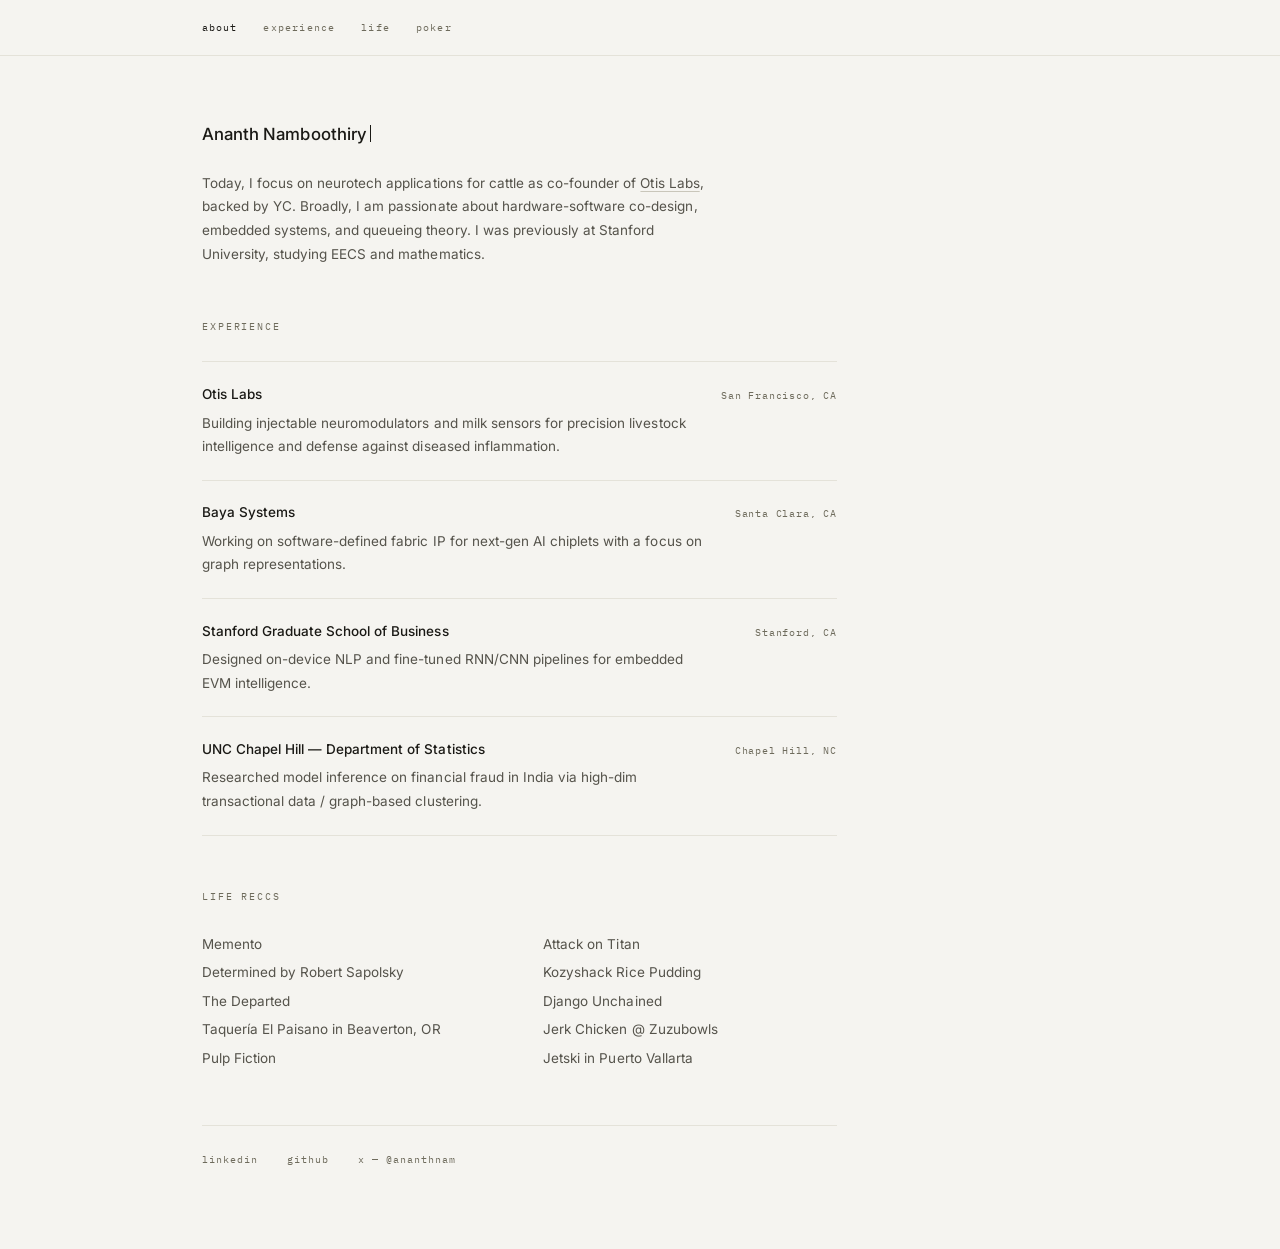
<file: index.html>
<!DOCTYPE html>
<html lang="en">
<head>
  <meta charset="UTF-8" />
  <meta name="viewport" content="width=device-width, initial-scale=1.0" />
  <title>Ananth Namboothiry</title>
  <meta name="description" content="Ananth Namboothiry — mathematics & computer science at Stanford." />
  <link rel="icon" href="data:image/svg+xml,%3Csvg xmlns='http://www.w3.org/2000/svg' viewBox='0 0 16 16'%3E%3Ccircle cx='8' cy='8' r='4' fill='%231A1915'/%3E%3C/svg%3E" />
  <link rel="preconnect" href="https://fonts.googleapis.com" />
  <link rel="preconnect" href="https://fonts.gstatic.com" crossorigin />
  <link href="https://fonts.googleapis.com/css2?family=Inter:wght@400;500&family=IBM+Plex+Mono:wght@400;500&display=swap" rel="stylesheet" />
  <link rel="stylesheet" href="css/styles.css" />
</head>
<body>

  <nav>
    <div class="wrap wrap--wide nav-inner">
      <ul class="nav-links">
        <li><a href="index.html" class="active">about</a></li>
        <li><a href="#experience">experience</a></li>
        <li><a href="life.html">life</a></li>
        <li><a href="poker.html">poker</a></li>
      </ul>
    </div>
  </nav>

  <main class="page">
    <div class="wrap">

      <header class="hero">
        <h1 aria-label="Ananth Namboothiry"><span id="typed"></span><span class="caret" aria-hidden="true"></span></h1>
      </header>

      <section id="about" class="section">
        <p class="about-text">
          Today, I focus on neurotech applications for cattle as co-founder of
          <a href="https://www.otislabs.us" target="_blank" rel="noopener">Otis Labs</a>,
          backed by YC. Broadly, I am passionate about hardware-software co-design,
          embedded systems, and queueing theory. I was previously at Stanford
          University, studying EECS and mathematics.
        </p>
      </section>

      <section id="experience" class="section">
        <h2 class="label">Experience</h2>
        <ul class="xp-list">

          <li class="xp">
            <div class="xp-head">
              <p class="xp-title">Otis Labs</p>
              <span class="xp-loc">San Francisco, CA</span>
            </div>
            <p class="xp-desc">
              Building injectable neuromodulators and milk sensors for precision
              livestock intelligence and defense against diseased inflammation.
            </p>
          </li>

          <li class="xp">
            <div class="xp-head">
              <p class="xp-title">Baya Systems</p>
              <span class="xp-loc">Santa Clara, CA</span>
            </div>
            <p class="xp-desc">
              Working on software-defined fabric IP for next-gen AI chiplets with
              a focus on graph representations.
            </p>
          </li>

          <li class="xp">
            <div class="xp-head">
              <p class="xp-title">Stanford Graduate School of Business</p>
              <span class="xp-loc">Stanford, CA</span>
            </div>
            <p class="xp-desc">
              Designed on-device NLP and fine-tuned RNN/CNN pipelines for embedded
              EVM intelligence.
            </p>
          </li>

          <li class="xp">
            <div class="xp-head">
              <p class="xp-title">UNC Chapel Hill — Department of Statistics</p>
              <span class="xp-loc">Chapel Hill, NC</span>
            </div>
            <p class="xp-desc">
              Researched model inference on financial fraud in India via high-dim
              transactional data / graph-based clustering.
            </p>
          </li>

        </ul>
      </section>

      <section id="reccs" class="section">
        <h2 class="label">Life Reccs</h2>
        <ul class="recc-list">
          <li>Memento</li>
          <li>Determined by Robert Sapolsky</li>
          <li>The Departed</li>
          <li>Taquería El Paisano in Beaverton, OR</li>
          <li>Pulp Fiction</li>
          <li>Attack on Titan</li>
          <li>Kozyshack Rice Pudding</li>
          <li>Django Unchained</li>
          <li>Jerk Chicken @ Zuzubowls</li>
          <li>Jetski in Puerto Vallarta</li>
        </ul>
      </section>

      <footer>
        <div class="contact-row">
          <a href="https://www.linkedin.com/in/ananth-namboothiry/" target="_blank" rel="noopener">linkedin</a>
          <a href="https://github.com/ananthnamboothiry-max" target="_blank" rel="noopener">github</a>
          <a href="https://x.com/ananthnam" target="_blank" rel="noopener">x — @ananthnam</a>
        </div>
      </footer>

    </div>
  </main>

  <script>
    (function () {
      const full  = 'Ananth Namboothiry';
      const typed = document.getElementById('typed');
      const caret = document.querySelector('.caret');
      if (window.matchMedia('(prefers-reduced-motion: reduce)').matches) {
        typed.textContent = full;
        return;
      }
      let i = 0;
      (function tick() {
        typed.textContent = full.slice(0, ++i);
        if (i < full.length) setTimeout(tick, 55 + Math.random() * 65);
      })();
    })();
  </script>

</body>
</html>
</file>
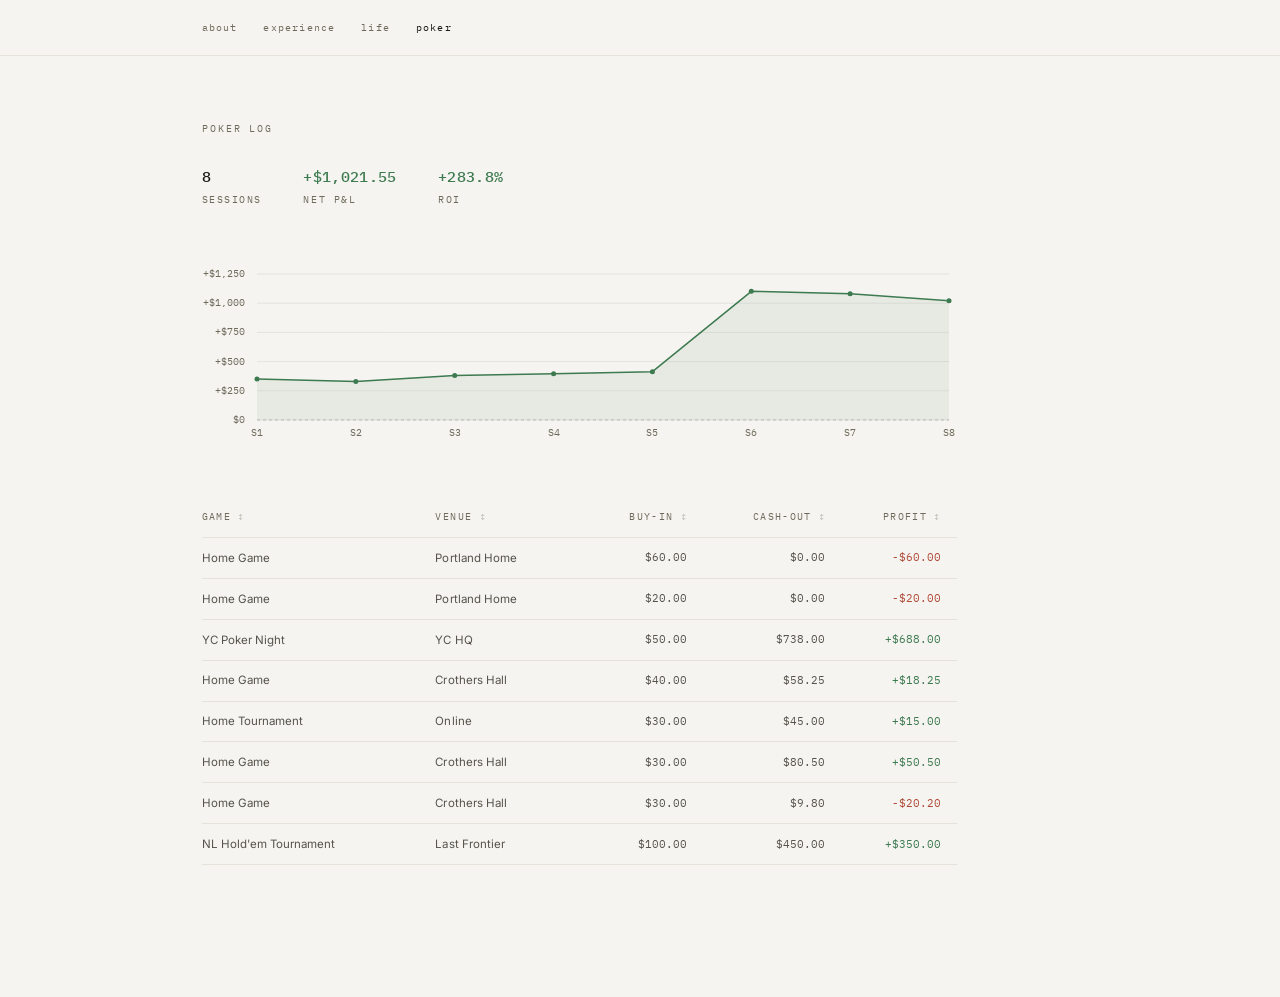
<file: poker.html>
<!DOCTYPE html>
<html lang="en">
<head>
  <meta charset="UTF-8" />
  <meta name="viewport" content="width=device-width, initial-scale=1.0" />
  <title>Poker — Ananth Namboothiry</title>
  <meta name="description" content="Poker session log — stats, cumulative P&L, and session history." />
  <link rel="icon" href="data:image/svg+xml,%3Csvg xmlns='http://www.w3.org/2000/svg' viewBox='0 0 16 16'%3E%3Ccircle cx='8' cy='8' r='4' fill='%231A1915'/%3E%3C/svg%3E" />
  <link rel="preconnect" href="https://fonts.googleapis.com" />
  <link rel="preconnect" href="https://fonts.gstatic.com" crossorigin />
  <link href="https://fonts.googleapis.com/css2?family=Inter:wght@400;500&family=IBM+Plex+Mono:wght@400;500&display=swap" rel="stylesheet" />
  <link rel="stylesheet" href="css/styles.css" />
</head>
<body>

  <nav>
    <div class="wrap wrap--wide nav-inner">
      <ul class="nav-links">
        <li><a href="index.html">about</a></li>
        <li><a href="index.html#experience">experience</a></li>
        <li><a href="life.html">life</a></li>
        <li><a href="poker.html" class="active">poker</a></li>
      </ul>
    </div>
  </nav>

  <main class="page">
    <div class="wrap wrap--wide">

      <section class="section">
        <h2 class="label">Poker Log</h2>

        <!-- Stats -->
        <div class="poker-stats" id="poker-stats">
          <div class="stat-block">
            <span class="stat-value" id="stat-sessions">—</span>
            <span class="stat-label">sessions</span>
          </div>
          <div class="stat-block">
            <span class="stat-value" id="stat-pnl">—</span>
            <span class="stat-label">net p&amp;l</span>
          </div>
          <div class="stat-block">
            <span class="stat-value" id="stat-roi">—</span>
            <span class="stat-label">roi</span>
          </div>
        </div>

        <!-- Chart -->
        <div class="chart-wrap">
          <canvas id="poker-chart"></canvas>
          <div id="chart-tooltip" class="chart-tooltip"></div>
        </div>

        <!-- Table -->
        <div class="table-wrap">
          <table id="poker-table">
            <thead>
              <tr>
                <th data-col="game"     class="sortable">Game <span class="si">↕</span></th>
                <th data-col="venue"    class="sortable">Venue <span class="si">↕</span></th>
                <th data-col="buy_in"   class="sortable num">Buy-in <span class="si">↕</span></th>
                <th data-col="cash_out" class="sortable num">Cash-out <span class="si">↕</span></th>
                <th data-col="profit"   class="sortable num">Profit <span class="si">↕</span></th>
              </tr>
            </thead>
            <tbody id="poker-tbody"></tbody>
          </table>
        </div>

      </section>

    </div>
  </main>

  <script src="js/poker.js"></script>
</body>
</html>
</file>
<file: css/styles.css>
/* ────────────────────────────────────────────────────────────
   styles.css — minimal, typographic, light.
   Small type, left-aligned editorial column, hairline rules.
   ──────────────────────────────────────────────────────────── */

:root {
  --bg:      #F5F4F0;
  --ink:     #1A1915;
  --ink-2:   #55534B;
  --ink-3:   #6E6B5C;
  --line:    #E4E2D9;
  --pos:     #3D7A50;
  --neg:     #B04A38;

  --f-sans: 'Inter', -apple-system, 'Helvetica Neue', sans-serif;
  --f-mono: 'IBM Plex Mono', 'SF Mono', monospace;

  --nav-h: 56px;
}

* { margin: 0; padding: 0; box-sizing: border-box; }

@media (prefers-reduced-motion: no-preference) {
  html { scroll-behavior: smooth; }
}

/* Keep layout width identical whether or not a scrollbar is present */
html { scrollbar-gutter: stable; }

body {
  background: var(--bg);
  color: var(--ink);
  font-family: var(--f-sans);
  font-size: 0.845rem;            /* ~13.5px */
  line-height: 1.75;
  font-weight: 400;
  letter-spacing: 0.002em;
  -webkit-font-smoothing: antialiased;
  text-rendering: optimizeLegibility;
}

::selection { background: #E9E7DC; }

a { color: inherit; text-decoration: none; }

/* ── Layout ─────────────────────────────────────────────── */

.wrap {
  max-width: 680px;
  padding: 0 1.4rem;
}

@media (min-width: 720px) {
  .wrap { margin-left: clamp(3rem, 14vw, 16rem); }
}

.wrap--wide { max-width: 800px; }

/* ── Nav ────────────────────────────────────────────────── */

nav {
  position: fixed;
  top: 0; left: 0; right: 0;
  height: var(--nav-h);
  z-index: 1000;
  background: rgba(245, 244, 240, 0.86);
  -webkit-backdrop-filter: blur(10px);
  backdrop-filter: blur(10px);
  border-bottom: 1px solid var(--line);
}

.nav-inner {
  height: 100%;
  display: flex;
  align-items: center;
  justify-content: flex-start;
}

.nav-links {
  display: flex;
  gap: 1.6rem;
  list-style: none;
}

.nav-links a {
  display: inline-block;
  font-family: var(--f-mono);
  font-size: 0.64rem;
  letter-spacing: 0.12em;
  color: var(--ink-3);
  /* invisible padding grows the tap target inside the 56px bar */
  padding: 1.2rem 0.4rem;
  margin: 0 -0.4rem;
  transition: color 0.18s ease;
}

.nav-links a:hover  { color: var(--ink); }
.nav-links a.active { color: var(--ink); }

@media (max-width: 480px) {
  .nav-links { gap: 0.9rem; }
  .nav-links a { letter-spacing: 0.08em; }
  .poker-stats { gap: 1.8rem; }
}

/* ── Page rhythm ────────────────────────────────────────── */

.page { padding-top: calc(var(--nav-h) + 4rem); padding-bottom: 5rem; }

.section { margin-bottom: 3.25rem; }

.label {
  font-family: var(--f-mono);
  font-size: 0.62rem;
  font-weight: 400;
  letter-spacing: 0.2em;
  text-transform: uppercase;
  color: var(--ink-3);
  margin-bottom: 1.6rem;
}

/* ── Hero ───────────────────────────────────────────────── */

.hero { margin-bottom: 1.4rem; }

.hero h1 {
  font-size: 1.05rem;
  font-weight: 500;
  letter-spacing: 0.005em;
  min-height: 1.75em;   /* reserve the line while the name types in */
}

.caret {
  display: inline-block;
  width: 1px;
  height: 1em;
  background: var(--ink);
  margin-left: 3px;
  vertical-align: -0.12em;
  animation: caret-blink 1.1s steps(1) infinite;
}

@keyframes caret-blink { 50% { opacity: 0; } }

@media (prefers-reduced-motion: reduce) {
  .caret { display: none; }
}

/* ── About ──────────────────────────────────────────────── */

.about-text {
  max-width: 56ch;
  color: var(--ink-2);
}

.about-text a {
  text-decoration: underline;
  text-underline-offset: 3px;
  text-decoration-color: #C9C6BA;
  transition: text-decoration-color 0.18s ease, color 0.18s ease;
}

.about-text a:hover {
  color: var(--ink);
  text-decoration-color: var(--ink);
}

/* ── Experience ─────────────────────────────────────────── */

.xp-list { list-style: none; border-bottom: 1px solid var(--line); }

.xp {
  padding: 1.3rem 0;
  border-top: 1px solid var(--line);
}

.xp-head {
  display: flex;
  align-items: baseline;
  justify-content: space-between;
  gap: 1.5rem;
}

.xp-title {
  font-weight: 500;
  color: var(--ink);
}

.xp-loc {
  font-family: var(--f-mono);
  font-size: 0.62rem;
  letter-spacing: 0.08em;
  color: var(--ink-3);
  white-space: nowrap;
}

.xp-desc {
  color: var(--ink-2);
  max-width: 56ch;
  margin-top: 0.3rem;
}

/* ── Life reccs ─────────────────────────────────────────── */

.recc-list {
  list-style: none;
  columns: 2;
  column-gap: 3rem;
  color: var(--ink-2);
}

.recc-list li {
  padding: 0.15rem 0;
  break-inside: avoid;
}

@media (max-width: 560px) {
  .recc-list { columns: 1; }
}

/* ── Footer / contact ───────────────────────────────────── */

footer { border-top: 1px solid var(--line); padding-top: 1.6rem; }

.contact-row {
  display: flex;
  flex-wrap: wrap;
  gap: 1.8rem;
}

.contact-row a {
  display: inline-block;
  font-family: var(--f-mono);
  font-size: 0.64rem;
  letter-spacing: 0.1em;
  color: var(--ink-3);
  padding: 0.8rem 0.4rem;
  margin: -0.8rem -0.4rem;
  transition: color 0.18s ease;
}

.contact-row a:hover { color: var(--ink); }

/* ── Poker: stats ───────────────────────────────────────── */

.poker-stats {
  display: flex;
  flex-wrap: wrap;
  gap: 2.6rem;
  margin-bottom: 3.2rem;
}

.stat-block { display: flex; flex-direction: column; gap: 0.15rem; }

.stat-value {
  font-family: var(--f-mono);
  font-size: 0.95rem;
  font-weight: 500;
  letter-spacing: 0.02em;
}

.stat-label {
  font-family: var(--f-mono);
  font-size: 0.6rem;
  letter-spacing: 0.16em;
  text-transform: uppercase;
  color: var(--ink-3);
}

.stat-pos { color: var(--pos); }
.stat-neg { color: var(--neg); }

/* ── Poker: chart ───────────────────────────────────────── */

.chart-wrap { position: relative; margin-bottom: 3.2rem; }

.chart-tooltip {
  display: none;
  position: absolute;
  background: var(--ink);
  color: var(--bg);
  font-family: var(--f-mono);
  font-size: 0.6rem;
  letter-spacing: 0.04em;
  padding: 0.3rem 0.55rem;
  white-space: nowrap;
  pointer-events: none;
  z-index: 10;
}

/* ── Poker: table ───────────────────────────────────────── */

/* Horizontal scroll with edge shadows that appear only when scrollable */
.table-wrap {
  overflow-x: auto;
  background:
    linear-gradient(to right, var(--bg) 30%, rgba(245, 244, 240, 0)),
    linear-gradient(to left,  var(--bg) 30%, rgba(245, 244, 240, 0)) 100% 0,
    linear-gradient(to right, rgba(26, 25, 21, 0.10), rgba(26, 25, 21, 0)),
    linear-gradient(to left,  rgba(26, 25, 21, 0.10), rgba(26, 25, 21, 0)) 100% 0;
  background-repeat: no-repeat;
  background-size: 44px 100%, 44px 100%, 12px 100%, 12px 100%;
  background-attachment: local, local, scroll, scroll;
}

table {
  width: 100%;
  border-collapse: collapse;
  font-size: 0.72rem;
}

th {
  font-family: var(--f-mono);
  font-size: 0.6rem;
  font-weight: 400;
  letter-spacing: 0.14em;
  text-transform: uppercase;
  color: var(--ink-3);
  text-align: left;
  padding: 0 1rem 0.7rem 0;
  border-bottom: 1px solid var(--line);
  white-space: nowrap;
}

th.sortable { cursor: pointer; user-select: none; transition: color 0.18s ease; }
th.sortable:hover { color: var(--ink); }
th .si { opacity: 0.45; font-size: 0.55rem; }
th.sort-asc, th.sort-desc { color: var(--ink); }

td {
  padding: 0.62rem 1rem 0.62rem 0;
  border-bottom: 1px solid var(--line);
  color: var(--ink-2);
  white-space: nowrap;
}

/* Numeric columns tabulate: mono digits, right-aligned */
th.num { text-align: right; }
td.td-num { font-family: var(--f-mono); font-size: 0.66rem; text-align: right; }
td.td-mono { font-family: var(--f-mono); font-size: 0.66rem; }
.td-pos { color: var(--pos); }
.td-neg { color: var(--neg); }
</file>
